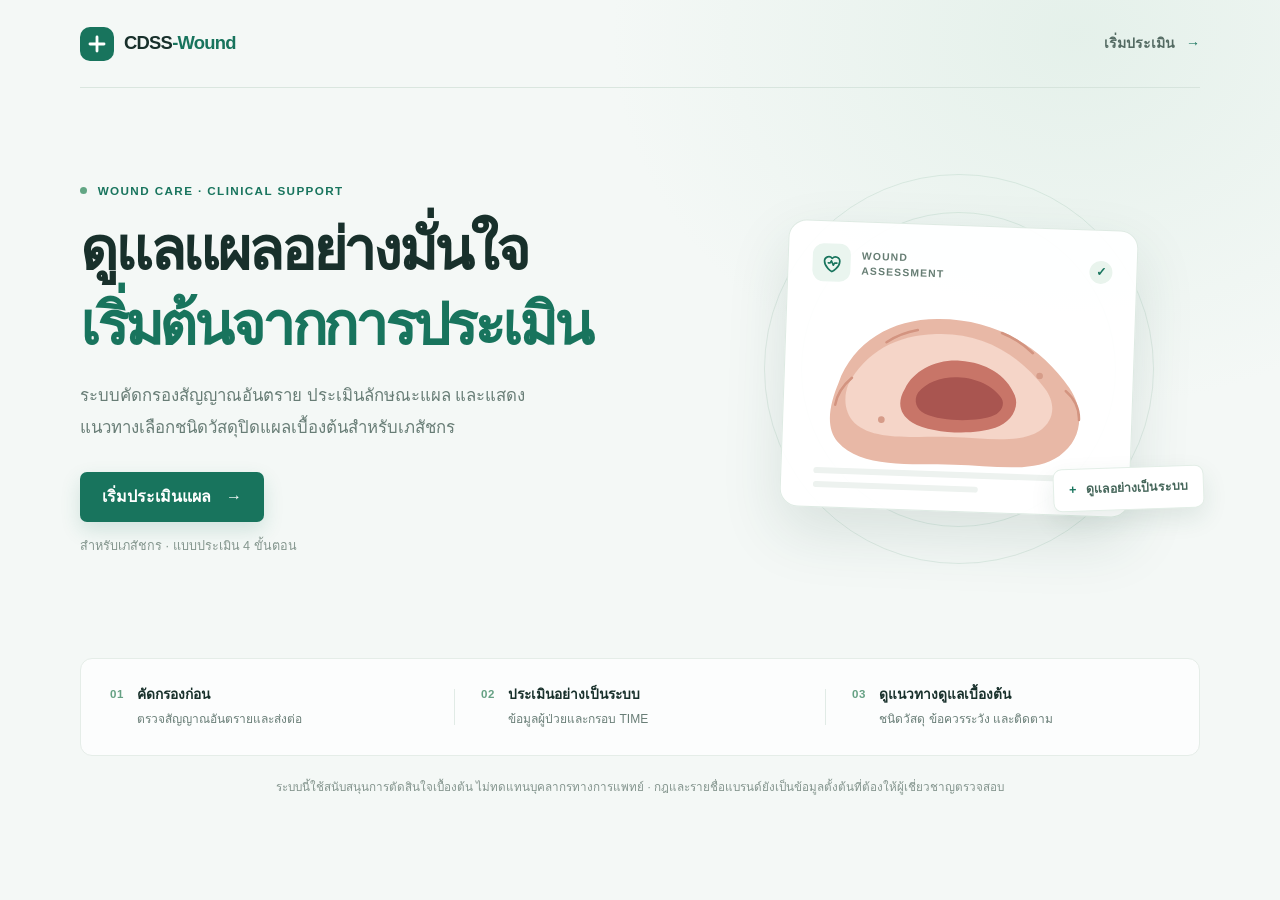
<file: templates/index.html>
<!DOCTYPE html>
<html lang="th">
<head>
    <meta charset="UTF-8">
    <meta name="viewport" content="width=device-width, initial-scale=1.0">
    <meta name="theme-color" content="#f4f8f6">
    <title>CDSS-Wound | ระบบช่วยประเมินแผล</title>
    <link rel="stylesheet" href="/static/style.css?v={{ static_version }}">
</head>
<body class="landing-page">
    <header class="site-header">
        <a class="brand" href="/" aria-label="CDSS-Wound หน้าหลัก">
            <span class="brand-mark" aria-hidden="true">
                <svg viewBox="0 0 32 32" fill="none">
                    <path d="M16 3.5v25M3.5 16h25" stroke="currentColor" stroke-width="5" stroke-linecap="round"/>
                </svg>
            </span>
            <span>CDSS<span class="brand-accent">-Wound</span></span>
        </a>
        <a class="header-link" href="/assessment">เริ่มประเมิน <span aria-hidden="true">→</span></a>
    </header>

    <main>
        <section class="hero">
            <div class="hero-copy">
                <p class="eyebrow"><span class="status-dot"></span> WOUND CARE · CLINICAL SUPPORT</p>
                <h1>ดูแลแผลอย่างมั่นใจ<br><span>เริ่มต้นจากการประเมิน</span></h1>
                <p class="hero-description">
                    ระบบคัดกรองสัญญาณอันตราย ประเมินลักษณะแผล
                    และแสดงแนวทางเลือกชนิดวัสดุปิดแผลเบื้องต้นสำหรับเภสัชกร
                </p>
                <a class="button button-primary" href="/assessment">
                    เริ่มประเมินแผล <span aria-hidden="true">→</span>
                </a>
                <p class="hero-note">สำหรับเภสัชกร · แบบประเมิน 4 ขั้นตอน</p>
            </div>

            <div class="hero-art" aria-label="ภาพประกอบการดูแลแผล" role="img">
                <div class="art-orbit art-orbit-one"></div>
                <div class="art-orbit art-orbit-two"></div>
                <div class="art-card">
                    <div class="art-card-top">
                        <span class="art-icon" aria-hidden="true">
                            <svg viewBox="0 0 24 24" fill="none">
                                <path d="M12 21s-8-4.35-8-11a4.5 4.5 0 0 1 8-2.8A4.5 4.5 0 0 1 20 10c0 6.65-8 11-8 11Z" stroke="currentColor" stroke-width="1.7" stroke-linejoin="round"/>
                                <path d="M8 12h2l1.2-2.3 2.1 4.6 1.2-2.3H17" stroke="currentColor" stroke-width="1.7" stroke-linecap="round" stroke-linejoin="round"/>
                            </svg>
                        </span>
                        <span class="art-label">WOUND<br>ASSESSMENT</span>
                        <span class="art-check" aria-hidden="true">✓</span>
                    </div>
                    <svg class="wound-illustration" viewBox="0 0 360 220" fill="none" aria-hidden="true">
                        <path d="M36 118c16-50 61-79 116-81 67-3 124 27 161 77 20 27 18 62-9 82-31 23-80 14-126 15-52 1-112 8-140-22-17-18-11-47-2-71Z" fill="#E8B8A6"/>
                        <path d="M48 119c19-39 55-61 103-64 54-4 100 20 133 61 13 16 14 37-5 51-22 16-66 11-105 11-45 0-93 8-117-13-12-11-15-29-9-46Z" fill="#F5D5C8"/>
                        <path d="M116 122c10-23 37-37 65-36 31 1 56 15 67 39 7 16-5 34-22 40-26 10-76 10-100-3-16-9-19-24-10-40Z" fill="#C87568"/>
                        <path d="M132 126c10-13 27-20 47-20 22 0 43 9 53 23 5 7 1 17-8 21-19 9-62 10-83 1-10-4-15-15-9-25Z" fill="#A95550"/>
                        <path d="M52 111c-10 9-17 20-19 33m276-26c11 9 17 21 17 34M92 67c11-8 23-13 37-16m101 0c14 5 27 13 38 23" stroke="#D39480" stroke-width="3" stroke-linecap="round"/>
                        <circle cx="89" cy="160" r="4" fill="#D69C89"/>
                        <circle cx="277" cy="101" r="4" fill="#D69C89"/>
                    </svg>
                    <div class="art-card-bottom">
                        <span class="art-line"></span>
                        <span class="art-line art-line-short"></span>
                    </div>
                </div>
                <div class="floating-badge"><span>+</span> ดูแลอย่างเป็นระบบ</div>
            </div>
        </section>

        <section class="feature-strip" aria-label="ขั้นตอนการใช้งาน">
            <div class="feature-item">
                <span class="feature-number">01</span>
                <div><strong>คัดกรองก่อน</strong><p>ตรวจสัญญาณอันตรายและส่งต่อ</p></div>
            </div>
            <span class="feature-divider" aria-hidden="true"></span>
            <div class="feature-item">
                <span class="feature-number">02</span>
                <div><strong>ประเมินอย่างเป็นระบบ</strong><p>ข้อมูลผู้ป่วยและกรอบ TIME</p></div>
            </div>
            <span class="feature-divider" aria-hidden="true"></span>
            <div class="feature-item">
                <span class="feature-number">03</span>
                <div><strong>ดูแนวทางดูแลเบื้องต้น</strong><p>ชนิดวัสดุ ข้อควรระวัง และติดตาม</p></div>
            </div>
        </section>

        <p class="disclaimer">ระบบนี้ใช้สนับสนุนการตัดสินใจเบื้องต้น ไม่ทดแทนบุคลากรทางการแพทย์ · กฎและรายชื่อแบรนด์ยังเป็นข้อมูลตั้งต้นที่ต้องให้ผู้เชี่ยวชาญตรวจสอบ</p>
    </main>
</body>
</html>
</file>
<file: static/style.css>
:root {
    color-scheme: light;
    --ink: #18302b;
    --muted: #687d76;
    --line: #e1ebe6;
    --paper: #fff;
    --canvas: #f4f8f6;
    --green: #18745d;
    --green-dark: #115b49;
    --green-pale: #eaf5ef;
    --amber: #8a521d;
    --amber-pale: #fff5e9;
    --shadow: 0 24px 70px rgba(25, 59, 49, 0.08);
}

* {
    box-sizing: border-box;
}

body {
    min-height: 100vh;
    margin: 0;
    color: var(--ink);
    background:
        radial-gradient(ellipse at 84% 4%, rgba(194, 224, 208, 0.31), transparent 29rem),
        var(--canvas);
    font-family: "Noto Sans Thai", "Leelawadee UI", Tahoma, sans-serif;
    font-size: 16px;
    line-height: 1.65;
}

a {
    color: inherit;
    text-decoration: none;
}

.site-header {
    width: min(100% - 64px, 1120px);
    min-height: 88px;
    margin: 0 auto;
    display: flex;
    align-items: center;
    justify-content: space-between;
    border-bottom: 1px solid rgba(208, 224, 215, 0.72);
}

.brand {
    display: inline-flex;
    align-items: center;
    gap: 10px;
    font-size: 1.15rem;
    font-weight: 750;
    letter-spacing: -0.04em;
}

.brand-mark {
    width: 34px;
    height: 34px;
    display: grid;
    place-items: center;
    border-radius: 10px;
    background: var(--green);
    color: white;
}

.brand-mark svg {
    width: 18px;
    height: 18px;
}

.brand-accent {
    color: var(--green);
}

.header-link,
.header-caption {
    color: #536a62;
    font-size: 0.88rem;
    font-weight: 600;
}

.header-link span {
    margin-left: 7px;
    color: var(--green);
}

.landing-page main {
    width: min(100% - 64px, 1120px);
    margin: 0 auto;
}

.hero {
    min-height: 570px;
    display: grid;
    grid-template-columns: 1fr 0.88fr;
    align-items: center;
    gap: clamp(40px, 7vw, 100px);
    padding: 46px 0 54px;
}

.hero-copy {
    max-width: 570px;
}

.eyebrow {
    margin: 0 0 13px;
    color: var(--green);
    font-size: 0.73rem;
    font-weight: 750;
    letter-spacing: 0.12em;
}

.status-dot {
    width: 7px;
    height: 7px;
    display: inline-block;
    margin: 0 6px 1px 0;
    border-radius: 50%;
    background: #62a684;
}

h1,
h2,
p {
    margin-top: 0;
}

h1 {
    margin-bottom: 18px;
    font-size: clamp(2.3rem, 5vw, 3.65rem);
    font-weight: 750;
    letter-spacing: -0.055em;
    line-height: 1.27;
}

.hero h1 span {
    color: var(--green);
}

.hero-description {
    max-width: 480px;
    margin-bottom: 28px;
    color: var(--muted);
    font-size: 1.05rem;
    line-height: 1.9;
}

.button {
    min-height: 50px;
    display: inline-flex;
    align-items: center;
    justify-content: center;
    gap: 15px;
    padding: 11px 21px;
    border: 1px solid transparent;
    border-radius: 7px;
    font: inherit;
    font-weight: 650;
    cursor: pointer;
    transition: background-color 150ms ease, border-color 150ms ease, box-shadow 150ms ease, transform 150ms ease;
}

.button-primary {
    background: var(--green);
    color: white;
    box-shadow: 0 8px 20px rgba(24, 116, 93, 0.16);
}

.button-primary:hover {
    transform: translateY(-1px);
    background: var(--green-dark);
    box-shadow: 0 10px 24px rgba(24, 116, 93, 0.22);
}

.hero-note {
    margin: 14px 0 0;
    color: #84968e;
    font-size: 0.79rem;
}

.hero-art {
    min-height: 390px;
    position: relative;
    display: grid;
    place-items: center;
}

.art-orbit {
    position: absolute;
    border: 1px solid rgba(108, 163, 135, 0.17);
    border-radius: 50%;
}

.art-orbit-one {
    width: 390px;
    height: 390px;
}

.art-orbit-two {
    width: 315px;
    height: 315px;
}

.art-card {
    width: min(100%, 350px);
    position: relative;
    z-index: 1;
    overflow: hidden;
    padding: 22px 24px 16px;
    border: 1px solid rgba(219, 232, 224, 0.9);
    border-radius: 18px;
    background: rgba(255, 255, 255, 0.94);
    box-shadow: 0 24px 60px rgba(34, 77, 58, 0.13);
    transform: rotate(2deg);
}

.art-card-top {
    display: flex;
    align-items: center;
    gap: 11px;
}

.art-icon {
    width: 38px;
    height: 38px;
    display: grid;
    place-items: center;
    border-radius: 11px;
    background: var(--green-pale);
    color: var(--green);
}

.art-icon svg {
    width: 23px;
    height: 23px;
}

.art-label {
    color: #667d73;
    font-size: 0.65rem;
    font-weight: 750;
    letter-spacing: 0.11em;
    line-height: 1.45;
}

.art-check {
    width: 23px;
    height: 23px;
    display: grid;
    place-items: center;
    margin-left: auto;
    border-radius: 50%;
    background: #e9f4ed;
    color: var(--green);
    font-size: 0.77rem;
    font-weight: 800;
}

.wound-illustration {
    width: 100%;
    display: block;
    margin: 3px auto 0;
}

.art-card-bottom {
    display: grid;
    gap: 8px;
    padding: 0 8px 3px;
}

.art-line {
    height: 6px;
    display: block;
    border-radius: 8px;
    background: #edf2ef;
}

.art-line-short {
    width: 58%;
}

.floating-badge {
    position: absolute;
    z-index: 2;
    right: -4px;
    bottom: 54px;
    padding: 10px 15px;
    border: 1px solid #e3eee7;
    border-radius: 9px;
    background: white;
    box-shadow: 0 10px 25px rgba(34, 77, 58, 0.1);
    color: #45665a;
    font-size: 0.78rem;
    font-weight: 650;
    transform: rotate(-2deg);
}

.floating-badge span {
    margin-right: 6px;
    color: var(--green);
    font-weight: 800;
}

.feature-strip {
    display: grid;
    grid-template-columns: 1fr 1px 1fr 1px 1fr;
    align-items: center;
    gap: 26px;
    padding: 25px 29px;
    border: 1px solid #e5ede8;
    border-radius: 12px;
    background: rgba(255, 255, 255, 0.76);
}

.feature-item {
    display: flex;
    align-items: flex-start;
    gap: 13px;
}

.feature-number {
    padding-top: 1px;
    color: #66a184;
    font-size: 0.72rem;
    font-weight: 750;
    letter-spacing: 0.06em;
}

.feature-item strong {
    display: block;
    font-size: 0.86rem;
    font-weight: 700;
}

.feature-item p {
    margin: 3px 0 0;
    color: var(--muted);
    font-size: 0.75rem;
}

.feature-divider {
    height: 36px;
    background: var(--line);
}

.disclaimer {
    margin: 21px 0 35px;
    color: #83948d;
    font-size: 0.73rem;
    text-align: center;
}

.app-page {
    padding-bottom: 64px;
}

.page-main {
    width: min(100% - 48px, 840px);
    margin: 33px auto 0;
}

.back-link {
    display: inline-flex;
    align-items: center;
    gap: 8px;
    margin-bottom: 18px;
    color: #6b8077;
    font-size: 0.83rem;
    font-weight: 600;
}

.back-link:hover,
.edit-link:hover {
    color: var(--green-dark);
}

.form-shell {
    padding: clamp(25px, 5vw, 48px);
    border: 1px solid rgba(218, 231, 223, 0.95);
    border-radius: 12px;
    background: var(--paper);
    box-shadow: var(--shadow);
    animation: appear 380ms ease-out both;
}

.page-heading {
    max-width: 650px;
    margin-bottom: 27px;
}

.page-heading h1,
.result-heading h1 {
    margin-bottom: 8px;
    font-size: clamp(1.65rem, 4vw, 2.1rem);
    letter-spacing: -0.035em;
}

.page-heading > p:not(.eyebrow),
.result-heading > div > p:not(.eyebrow) {
    margin-bottom: 22px;
    color: var(--muted);
    font-size: 0.9rem;
}

.progress-label {
    display: flex;
    justify-content: space-between;
    margin-bottom: 7px;
    color: #72877e;
    font-size: 0.73rem;
    font-weight: 600;
}

.progress-track {
    height: 5px;
    overflow: hidden;
    border-radius: 10px;
    background: #ecf2ee;
}

.progress-track span {
    width: 25%;
    height: 100%;
    display: block;
    border-radius: inherit;
    background: #72ae8e;
}

.assessment-form {
    margin: 0;
}

.wizard-step[hidden] {
    display: none;
}

.step-heading {
    margin: 0 0 4px;
    color: #2f4d40;
    font-size: 1.05rem;
}

.step-intro {
    margin-bottom: 20px;
    color: var(--muted);
    font-size: 0.82rem;
}

.form-grid {
    display: grid;
    grid-template-columns: repeat(2, minmax(0, 1fr));
    gap: 21px 20px;
}

.form-field label {
    display: flex;
    align-items: center;
    gap: 9px;
    margin-bottom: 8px;
    color: #354e45;
    font-size: 0.86rem;
    font-weight: 650;
}

.field-number {
    color: #77a78b;
    font-size: 0.69rem;
    font-weight: 750;
    letter-spacing: 0.04em;
}

.form-field select {
    width: 100%;
    min-height: 48px;
    padding: 10px 38px 10px 13px;
    border: 1px solid #d8e4dc;
    border-radius: 6px;
    outline: none;
    background-color: #fcfdfc;
    color: var(--ink);
    font: inherit;
    font-size: 0.84rem;
    cursor: pointer;
    transition: border-color 140ms ease, box-shadow 140ms ease, background-color 140ms ease;
}

.form-field select:hover {
    border-color: #a8c3b3;
    background-color: white;
}

.form-field select:focus-visible {
    border-color: var(--green);
    box-shadow: 0 0 0 3px rgba(24, 116, 93, 0.13);
}

.choice-field {
    min-width: 0;
    margin: 0;
    padding: 0;
    border: 0;
}

.choice-field legend {
    margin-bottom: 9px;
    color: #354e45;
    font-size: 0.86rem;
    font-weight: 650;
}

.choice-list {
    display: flex;
    flex-wrap: wrap;
    gap: 9px;
}

.choice-list label {
    display: inline-flex;
    align-items: center;
    gap: 7px;
    margin: 0;
    padding: 8px 11px;
    border: 1px solid #e1ebe6;
    border-radius: 6px;
    background: #fcfdfc;
    color: #526a60;
    font-size: 0.8rem;
    font-weight: 500;
    cursor: pointer;
}

.choice-list input {
    accent-color: var(--green);
}

.form-field-full {
    grid-column: 1 / -1;
}

.form-footer {
    display: flex;
    align-items: center;
    justify-content: space-between;
    gap: 20px;
    margin-top: 31px;
    padding-top: 22px;
    border-top: 1px solid #edf1ee;
}

.form-footer p {
    margin: 0;
    color: #819189;
    font-size: 0.75rem;
}

.form-footer .button {
    flex-shrink: 0;
}

.wizard-actions {
    display: flex;
    flex-wrap: wrap;
    justify-content: flex-end;
    gap: 10px;
}

.wizard-actions [hidden] {
    display: none;
}

.result-main {
    max-width: 800px;
}

.result-heading {
    display: flex;
    align-items: center;
    gap: 16px;
    margin: 5px 0 25px;
}

.result-heading .eyebrow {
    margin-bottom: 5px;
}

.result-heading h1 {
    margin-bottom: 5px;
}

.result-heading > div > p:not(.eyebrow) {
    margin-bottom: 0;
}

.result-check {
    width: 50px;
    height: 50px;
    flex: 0 0 auto;
    display: grid;
    place-items: center;
    border: 1px solid #d8eadd;
    border-radius: 14px;
    background: #eaf5ee;
    color: var(--green);
    font-size: 1.4rem;
    font-weight: 700;
}

.result-alert {
    border-color: #efcfb2;
    background: #fff3e8;
    color: #a55322;
}

.triage-panel {
    margin: 0 0 17px;
    padding: 22px 25px;
    border: 1px solid #d6e8dc;
    border-radius: 9px;
    background: #f5fbf7;
}

.triage-panel h2 {
    margin: 0 0 8px;
    color: var(--green-dark);
    font-size: 1.2rem;
}

.triage-panel > p:not(.eyebrow) {
    margin-bottom: 0;
    color: #536a60;
    font-size: 0.87rem;
}

.triage-emergency,
.triage-refer {
    border-color: #f0dfc9;
    background: #fff8ef;
}

.triage-emergency h2,
.triage-refer h2 {
    color: #9c4d20;
}

.referral-list {
    margin: 14px 0 0;
    padding-left: 20px;
    color: #704b30;
    font-size: 0.86rem;
}

.referral-list li + li {
    margin-top: 8px;
}

.referral-list span {
    display: block;
    color: #9c4d20;
    font-size: 0.79rem;
    font-weight: 650;
}

.triage-note {
    margin-top: 10px;
}

.result-panel,
.data-panel,
.reason-panel {
    margin-top: 17px;
    padding: 23px 26px;
    border: 1px solid var(--line);
    border-radius: 9px;
    background: white;
}

.panel-heading {
    display: flex;
    align-items: center;
    gap: 12px;
}

.panel-icon {
    width: 37px;
    height: 37px;
    flex: 0 0 auto;
    display: grid;
    place-items: center;
    border-radius: 11px;
    font-weight: 800;
}

.panel-heading .eyebrow {
    margin-bottom: 1px;
    font-size: 0.63rem;
}

.panel-heading h2,
.section-heading h2,
.reason-panel h2 {
    margin-bottom: 0;
    font-size: 1.04rem;
    line-height: 1.45;
}

.recommendation {
    border-color: #d7e9dd;
    background: linear-gradient(120deg, #f5fbf7, #fff 78%);
}

.recommendation-icon {
    background: #e7f3eb;
    color: var(--green);
}

.warning {
    border-color: #f0dfc9;
    background: #fffaf3;
}

.warning-icon {
    background: #fff0da;
    color: #a86524;
}

.warning .eyebrow {
    color: var(--amber);
}

.result-panel ul,
.reason-panel ul {
    margin: 17px 0 0;
    padding-left: 20px;
    color: #526a60;
    font-size: 0.88rem;
}

.result-panel li + li,
.reason-panel li + li {
    margin-top: 8px;
}

.recommendation li::marker {
    color: var(--green);
}

.warning li::marker {
    color: #bf7c35;
}

.recommendation-intro {
    margin: 14px 0;
    color: #536a60;
    font-size: 0.85rem;
}

.product-list {
    display: grid;
    gap: 12px;
    margin-top: 15px;
}

.product-card {
    padding: 17px 18px;
    border: 1px solid #e0ebe4;
    border-radius: 8px;
    background: rgba(255, 255, 255, 0.84);
}

.product-card h3 {
    margin: 0 0 10px;
    color: var(--green-dark);
    font-size: 0.98rem;
}

.product-card p {
    margin: 7px 0;
    color: #526a60;
    font-size: 0.83rem;
}

.brand-list {
    margin-top: 12px;
    color: #405a4f;
    font-size: 0.82rem;
}

.brand-list ul {
    margin: 5px 0 0;
    padding-left: 19px;
    color: #526a60;
}

.verification-note {
    margin-top: 11px !important;
    padding: 9px 11px;
    border-radius: 5px;
    background: #fff5e9;
    color: #875322 !important;
    font-size: 0.77rem !important;
}

.exclusion-panel {
    border-color: #e7e5d5;
    background: #fffdf5;
}

.restricted-products summary {
    display: flex;
    align-items: baseline;
    flex-wrap: wrap;
    gap: 5px 12px;
    cursor: pointer;
    list-style-position: inside;
}

.restricted-products summary .eyebrow {
    margin: 0;
}

.restricted-products summary h2 {
    display: inline;
}

.restricted-products > p {
    margin: 14px 0 0;
    color: #536a60;
    font-size: 0.83rem;
}

.follow-up-panel {
    border-color: #dce8e2;
    background: #fbfdfc;
}

.follow-up-icon {
    background: #eaf1ed;
    color: #536a60;
}

.time-profile {
    padding-top: 17px;
}

.time-profile h3 {
    margin: 0 0 6px;
    color: #536a60;
    font-size: 0.82rem;
}

.time-profile ul {
    display: flex;
    flex-wrap: wrap;
    gap: 7px 16px;
    margin: 0;
    padding-left: 18px;
    color: #536a60;
    font-size: 0.78rem;
}

.section-heading {
    display: flex;
    align-items: center;
    justify-content: space-between;
    gap: 18px;
    margin-bottom: 18px;
}

.section-heading .eyebrow,
.reason-panel .eyebrow {
    margin-bottom: 2px;
    font-size: 0.64rem;
}

.edit-link {
    color: var(--green);
    font-size: 0.79rem;
    font-weight: 650;
}

.assessment-details {
    display: grid;
    grid-template-columns: repeat(2, minmax(0, 1fr));
    margin: 0;
    border-top: 1px solid #edf1ee;
}

.detail-item {
    min-width: 0;
    padding: 12px 10px 11px 0;
    border-bottom: 1px solid #edf1ee;
}

.detail-item:nth-child(odd) {
    margin-right: 20px;
}

.detail-item dt {
    margin-bottom: 2px;
    color: #82938b;
    font-size: 0.73rem;
}

.detail-item dd {
    margin: 0;
    color: #344c42;
    font-size: 0.85rem;
    font-weight: 600;
    overflow-wrap: anywhere;
}

.reason-panel {
    background: #f9fbfa;
}

.reason-panel h2 {
    color: #334b41;
}

.reason-panel ul {
    margin-top: 11px;
}

.result-disclaimer {
    margin: 18px 0;
    text-align: left;
}

.button-secondary {
    min-height: 45px;
    border-color: #d5e3da;
    background: white;
    color: var(--green-dark);
    font-size: 0.86rem;
}

.button-secondary:hover {
    border-color: #a9c7b5;
    background: #f7fbf8;
}

button:focus-visible,
a:focus-visible {
    outline: 3px solid rgba(24, 116, 93, 0.28);
    outline-offset: 3px;
}

@keyframes appear {
    from {
        opacity: 0;
        transform: translateY(7px);
    }
    to {
        opacity: 1;
        transform: translateY(0);
    }
}

@media (max-width: 760px) {
    .hero {
        min-height: 0;
        grid-template-columns: 1fr 0.78fr;
        gap: 20px;
    }

    .art-orbit-one {
        width: 310px;
        height: 310px;
    }

    .art-orbit-two {
        width: 250px;
        height: 250px;
    }

    .feature-strip {
        gap: 15px;
        padding: 21px 18px;
    }

    .feature-item {
        gap: 8px;
    }

    .feature-item strong {
        font-size: 0.78rem;
    }

    .feature-item p {
        font-size: 0.69rem;
    }
}

@media (max-width: 600px) {
    .site-header {
        width: calc(100% - 36px);
        min-height: 70px;
    }

    .brand {
        font-size: 1.05rem;
    }

    .landing-page main {
        width: calc(100% - 36px);
    }

    .hero {
        grid-template-columns: 1fr;
        gap: 0;
        padding: 52px 0 30px;
    }

    h1 {
        font-size: clamp(2rem, 10vw, 2.8rem);
    }

    .hero-description {
        font-size: 0.96rem;
    }

    .hero-art {
        min-height: 315px;
        margin-top: 7px;
    }

    .art-card {
        width: min(90%, 315px);
        padding: 17px 20px 14px;
    }

    .art-orbit-one {
        width: 300px;
        height: 300px;
    }

    .art-orbit-two {
        width: 245px;
        height: 245px;
    }

    .floating-badge {
        right: 0;
        bottom: 30px;
    }

    .feature-strip {
        grid-template-columns: 1fr;
        gap: 15px;
        padding: 20px;
    }

    .feature-divider {
        width: 100%;
        height: 1px;
    }

    .feature-item strong {
        font-size: 0.84rem;
    }

    .feature-item p {
        font-size: 0.74rem;
    }

    .page-main {
        width: calc(100% - 28px);
        margin-top: 22px;
    }

    .form-shell {
        padding: 24px 19px;
    }

    .form-grid {
        grid-template-columns: 1fr;
        gap: 18px;
    }

    .form-field-full {
        grid-column: auto;
    }

    .form-footer {
        align-items: stretch;
        flex-direction: column;
    }

    .form-footer .button {
        width: 100%;
    }

    .wizard-actions {
        flex-direction: column-reverse;
    }

    .result-panel,
    .data-panel,
    .reason-panel {
        padding: 19px;
    }

    .assessment-details {
        grid-template-columns: 1fr;
    }

    .detail-item:nth-child(odd) {
        margin-right: 0;
    }
}

@media (prefers-reduced-motion: reduce) {
    *,
    *::before,
    *::after {
        animation-duration: 0.01ms !important;
        animation-iteration-count: 1 !important;
        scroll-behavior: auto !important;
        transition-duration: 0.01ms !important;
    }
}

.recommended-product h2 {
    margin: 0;
    color: var(--green-dark);
    font-size: 1.15rem;
}

.details-dialog {
    width: min(100% - 32px, 720px);
    max-height: min(86vh, 900px);
    padding: 28px;
    border: 1px solid var(--line);
    border-radius: 22px;
    color: var(--ink);
    background: var(--paper);
    box-shadow: var(--shadow);
}

.details-dialog::backdrop {
    background: rgba(15, 35, 29, 0.58);
    backdrop-filter: blur(3px);
}

.dialog-header,
.dialog-actions {
    display: flex;
    align-items: center;
    justify-content: space-between;
    gap: 16px;
}

.dialog-header {
    padding-bottom: 18px;
    border-bottom: 1px solid var(--line);
}

.dialog-header h2,
.details-dialog h3,
.details-dialog h4 {
    margin: 0;
}

.dialog-close {
    width: 40px;
    height: 40px;
    border: 0;
    border-radius: 50%;
    color: var(--ink);
    background: var(--canvas);
    font: inherit;
    font-size: 1.6rem;
    cursor: pointer;
}

.details-dialog section {
    max-height: 58vh;
    overflow-y: auto;
    padding: 8px 4px 16px 0;
}

.details-dialog h3 {
    margin-top: 20px;
    font-size: 1rem;
}

.product-detail {
    margin: 14px 0;
    padding: 16px;
    border: 1px solid var(--line);
    border-radius: 14px;
}

.product-detail p {
    margin: 8px 0 0;
}

.dialog-actions {
    justify-content: flex-end;
    padding-top: 18px;
    border-top: 1px solid var(--line);
}

@media (max-width: 600px) {
    .details-dialog {
        padding: 20px;
        border-radius: 18px;
    }

    .dialog-actions {
        align-items: stretch;
        flex-direction: column-reverse;
    }
}

@media print {
    body > .site-header,
    body > .result-main {
        display: none !important;
    }

    .details-dialog[open] {
        position: static;
        display: block;
        width: 100%;
        max-height: none;
        padding: 0;
        border: 0;
        box-shadow: none;
    }

    .details-dialog section {
        max-height: none;
        overflow: visible;
    }

    .dialog-close,
    .dialog-actions {
        display: none !important;
    }
}
</file>
